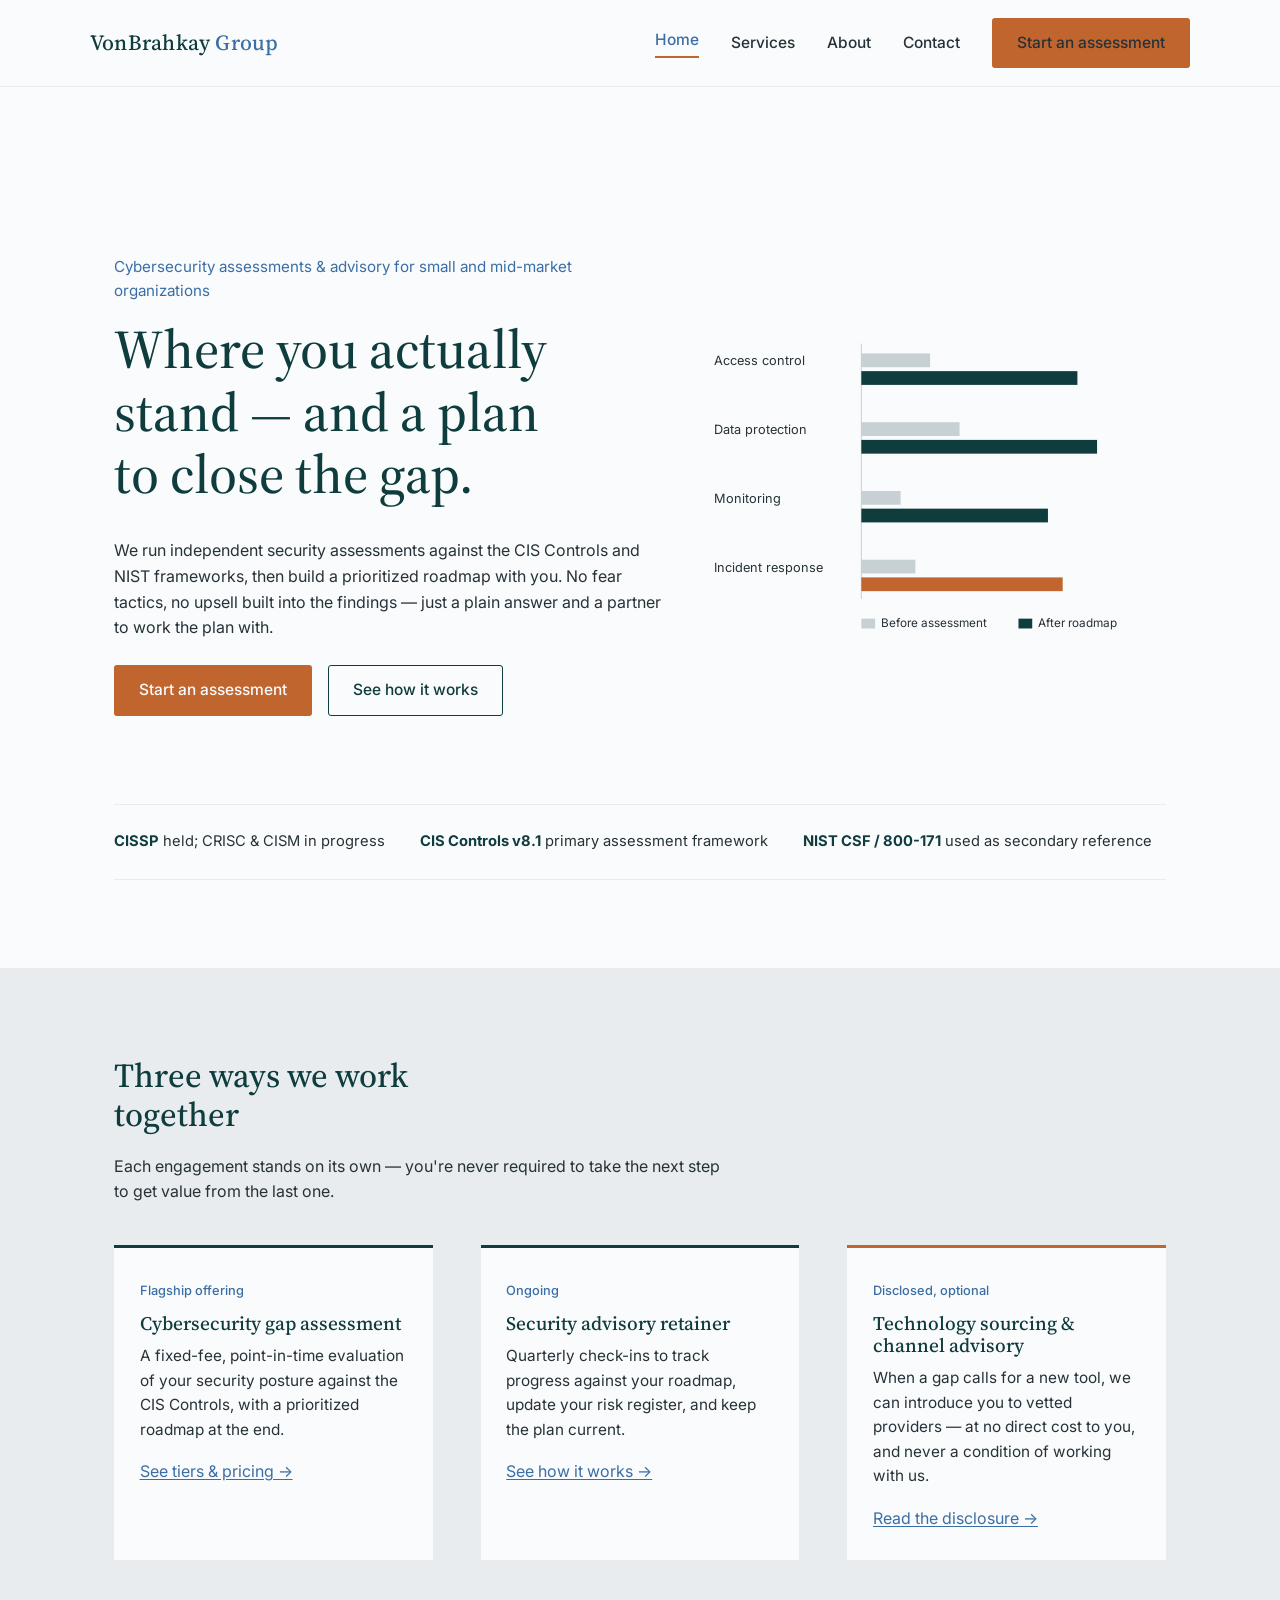
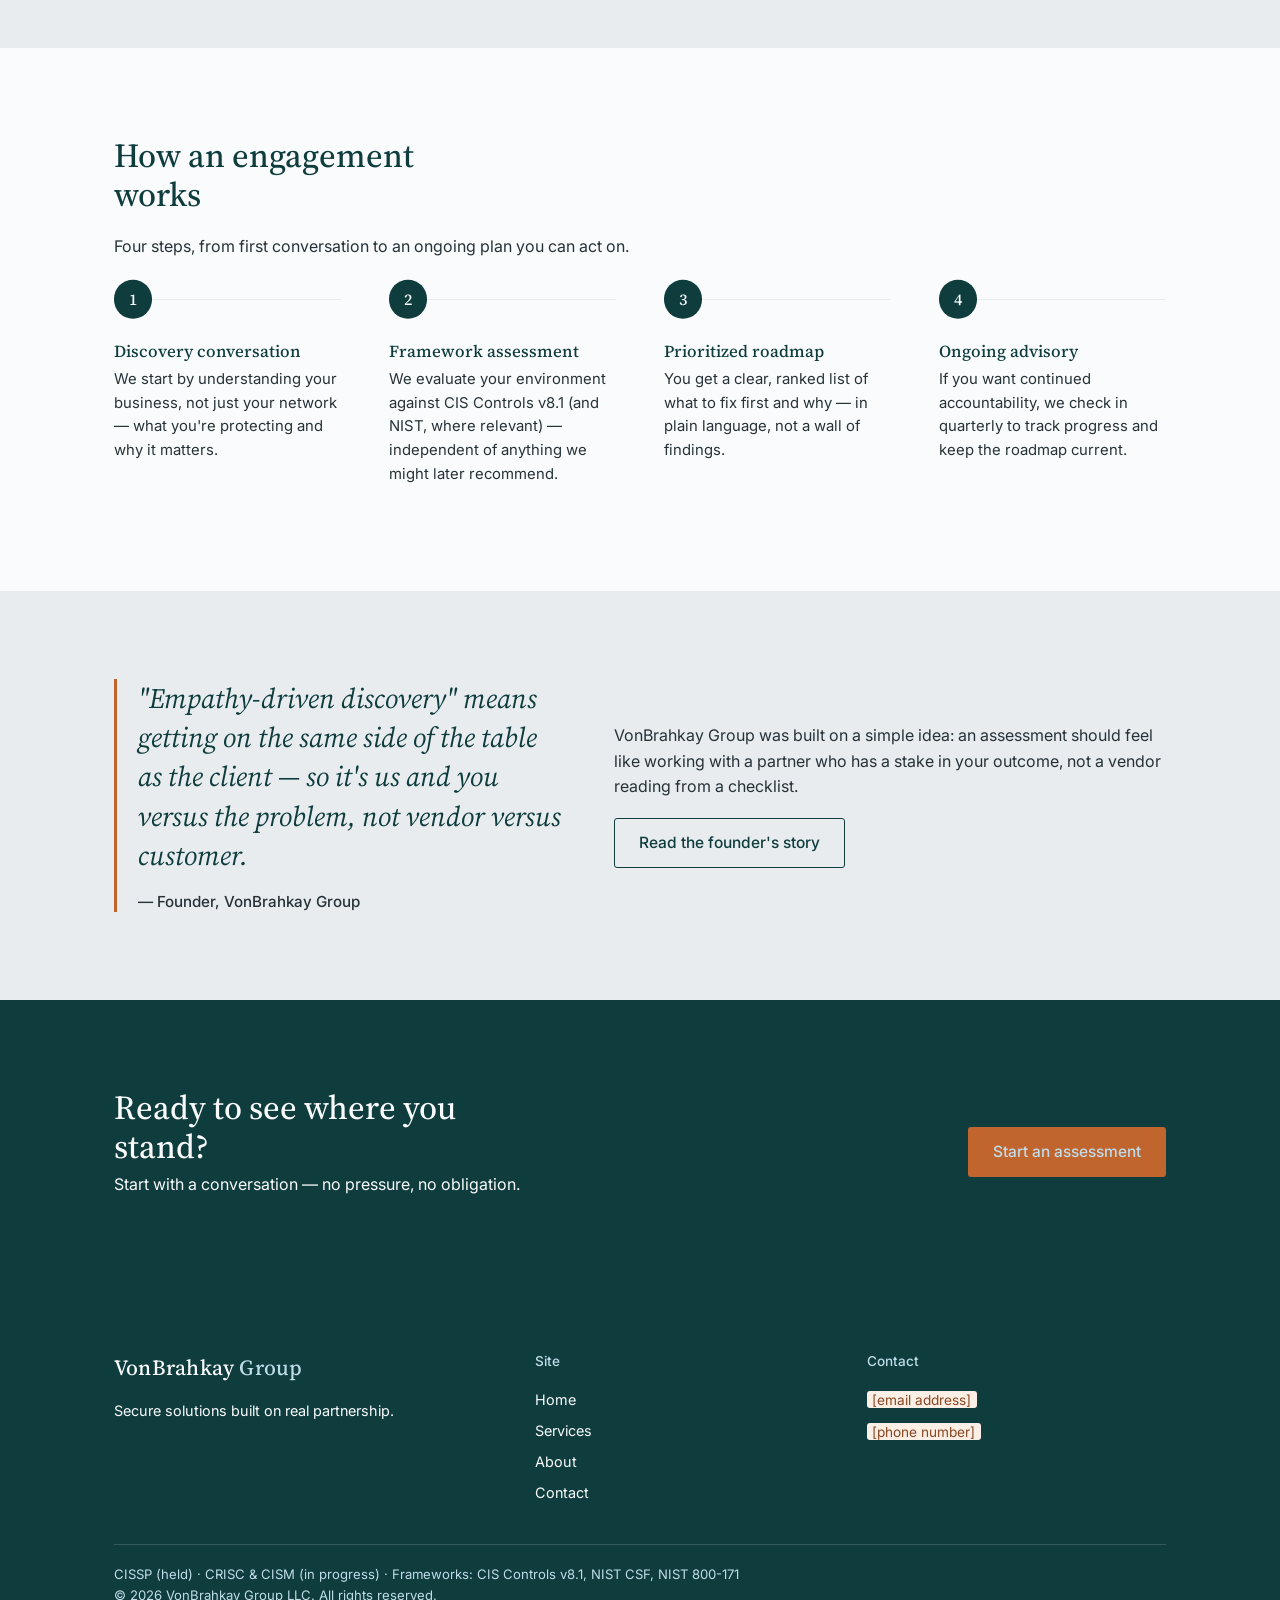
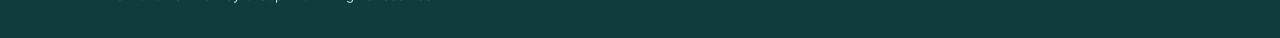
<file: index.html>
<!DOCTYPE html>
<html lang="en">
<head>
<meta charset="UTF-8">
<meta name="viewport" content="width=device-width, initial-scale=1.0">
<title>VonBrahkay Group — Cybersecurity Assessments &amp; Advisory</title>
<meta name="description" content="Independent cybersecurity gap assessments and advisory for small and mid-market organizations, grounded in the CIS Controls and NIST frameworks.">
<link rel="stylesheet" href="styles.css">
</head>
<body>

<header class="site">
  <div class="container nav-row">
    <a href="index.html" class="wordmark">VonBrahkay<span> Group</span></a>
    <button class="nav-toggle" aria-label="Toggle navigation" aria-expanded="false">Menu</button>
    <nav class="primary">
      <a href="index.html" class="current">Home</a>
      <a href="services.html">Services</a>
      <a href="about.html">About</a>
      <a href="contact.html">Contact</a>
      <a href="contact.html" class="btn btn-primary">Start an assessment</a>
    </nav>
  </div>
</header>

<main>

  <!-- Hero -->
  <section>
    <div class="container hero">
      <div>
        <p class="eyebrow-note">Cybersecurity assessments &amp; advisory for small and mid-market organizations</p>
        <h1>Where you actually stand — and a plan to close the gap.</h1>
        <p class="wide">We run independent security assessments against the CIS Controls and NIST frameworks, then build a prioritized roadmap with you. No fear tactics, no upsell built into the findings — just a plain answer and a partner to work the plan with.</p>
        <div class="actions">
          <a href="contact.html" class="btn btn-primary">Start an assessment</a>
          <a href="services.html" class="btn btn-outline">See how it works</a>
        </div>
      </div>
      <div>
        <svg viewBox="0 0 460 320" role="img" aria-labelledby="heroChartTitle heroChartDesc" xmlns="http://www.w3.org/2000/svg" style="width:100%; height:auto;">
          <title id="heroChartTitle">Security posture, before assessment and after roadmap</title>
          <desc id="heroChartDesc">A horizontal bar chart comparing four control categories before an assessment and after following the resulting roadmap, showing improvement in each category.</desc>

          <!-- baseline -->
          <line x1="150" y1="20" x2="150" y2="280" stroke="#C7D0D4" stroke-width="1"></line>

          <!-- Category 1: Access Control -->
          <text x="0" y="42" font-family="Inter, sans-serif" font-size="13" fill="#263238">Access control</text>
          <rect x="150" y="30" width="70" height="14" fill="#C7D0D4"></rect>
          <rect x="150" y="48" width="220" height="14" fill="#0F3D3E"></rect>

          <!-- Category 2: Data Protection -->
          <text x="0" y="112" font-family="Inter, sans-serif" font-size="13" fill="#263238">Data protection</text>
          <rect x="150" y="100" width="100" height="14" fill="#C7D0D4"></rect>
          <rect x="150" y="118" width="240" height="14" fill="#0F3D3E"></rect>

          <!-- Category 3: Monitoring -->
          <text x="0" y="182" font-family="Inter, sans-serif" font-size="13" fill="#263238">Monitoring</text>
          <rect x="150" y="170" width="40" height="14" fill="#C7D0D4"></rect>
          <rect x="150" y="188" width="190" height="14" fill="#0F3D3E"></rect>

          <!-- Category 4: Incident response -->
          <text x="0" y="252" font-family="Inter, sans-serif" font-size="13" fill="#263238">Incident response</text>
          <rect x="150" y="240" width="55" height="14" fill="#C7D0D4"></rect>
          <rect x="150" y="258" width="205" height="14" fill="#C1652F"></rect>

          <!-- legend -->
          <rect x="150" y="300" width="14" height="10" fill="#C7D0D4"></rect>
          <text x="170" y="309" font-family="Inter, sans-serif" font-size="12" fill="#263238">Before assessment</text>
          <rect x="310" y="300" width="14" height="10" fill="#0F3D3E"></rect>
          <text x="330" y="309" font-family="Inter, sans-serif" font-size="12" fill="#263238">After roadmap</text>
        </svg>
      </div>
    </div>
  </section>

  <!-- Credibility strip -->
  <section style="padding-top:0;">
    <div class="container">
      <div class="credibility">
        <span><strong>CISSP</strong> held; CRISC &amp; CISM in progress</span>
        <span><strong>CIS Controls v8.1</strong> primary assessment framework</span>
        <span><strong>NIST CSF / 800-171</strong> used as secondary reference</span>
      </div>
    </div>
  </section>

  <!-- Services overview -->
  <section class="bg-gray">
    <div class="container">
      <h2>Three ways we work together</h2>
      <p>Each engagement stands on its own — you're never required to take the next step to get value from the last one.</p>
      <div class="grid-3">
        <div class="service-card">
          <span class="tag">Flagship offering</span>
          <h3>Cybersecurity gap assessment</h3>
          <p>A fixed-fee, point-in-time evaluation of your security posture against the CIS Controls, with a prioritized roadmap at the end.</p>
          <a href="services.html#assessment">See tiers &amp; pricing →</a>
        </div>
        <div class="service-card">
          <span class="tag">Ongoing</span>
          <h3>Security advisory retainer</h3>
          <p>Quarterly check-ins to track progress against your roadmap, update your risk register, and keep the plan current.</p>
          <a href="services.html#advisory">See how it works →</a>
        </div>
        <div class="service-card accent">
          <span class="tag">Disclosed, optional</span>
          <h3>Technology sourcing &amp; channel advisory</h3>
          <p>When a gap calls for a new tool, we can introduce you to vetted providers — at no direct cost to you, and never a condition of working with us.</p>
          <a href="services.html#sourcing">Read the disclosure →</a>
        </div>
      </div>
    </div>
  </section>

  <!-- Process -->
  <section>
    <div class="container">
      <h2>How an engagement works</h2>
      <p>Four steps, from first conversation to an ongoing plan you can act on.</p>
      <div class="steps">
        <div class="step">
          <h3>Discovery conversation</h3>
          <p>We start by understanding your business, not just your network — what you're protecting and why it matters.</p>
        </div>
        <div class="step">
          <h3>Framework assessment</h3>
          <p>We evaluate your environment against CIS Controls v8.1 (and NIST, where relevant) — independent of anything we might later recommend.</p>
        </div>
        <div class="step">
          <h3>Prioritized roadmap</h3>
          <p>You get a clear, ranked list of what to fix first and why — in plain language, not a wall of findings.</p>
        </div>
        <div class="step">
          <h3>Ongoing advisory</h3>
          <p>If you want continued accountability, we check in quarterly to track progress and keep the roadmap current.</p>
        </div>
      </div>
    </div>
  </section>

  <!-- Founder pull quote -->
  <section class="bg-gray">
    <div class="container">
      <div class="pullquote-block">
        <div>
          <blockquote class="pullquote">
            "Empathy-driven discovery" means getting on the same side of the table as the client — so it's us and you versus the problem, not vendor versus customer.
            <span class="pullquote-attr">— Founder, VonBrahkay Group</span>
          </blockquote>
        </div>
        <div>
          <p>VonBrahkay Group was built on a simple idea: an assessment should feel like working with a partner who has a stake in your outcome, not a vendor reading from a checklist.</p>
          <a href="about.html" class="btn btn-outline">Read the founder's story</a>
        </div>
      </div>
    </div>
  </section>

  <!-- CTA banner -->
  <section class="bg-teal cta-banner">
    <div class="container">
      <div>
        <h2>Ready to see where you stand?</h2>
        <p>Start with a conversation — no pressure, no obligation.</p>
      </div>
      <a href="contact.html" class="btn btn-primary">Start an assessment</a>
    </div>
  </section>

</main>

<footer class="site">
  <div class="container">
    <div class="footer-grid">
      <div>
        <a href="index.html" class="wordmark">VonBrahkay<span> Group</span></a>
        <p style="margin-top:0.8rem; max-width:32ch;">Secure solutions built on real partnership.</p>
      </div>
      <div>
        <h4>Site</h4>
        <ul>
          <li><a href="index.html">Home</a></li>
          <li><a href="services.html">Services</a></li>
          <li><a href="about.html">About</a></li>
          <li><a href="contact.html">Contact</a></li>
        </ul>
      </div>
      <div>
        <h4>Contact</h4>
        <ul>
          <li><span class="placeholder">[email address]</span></li>
          <li><span class="placeholder">[phone number]</span></li>
        </ul>
      </div>
    </div>
    <div class="fine-print">
      CISSP (held) &middot; CRISC &amp; CISM (in progress) &middot; Frameworks: CIS Controls v8.1, NIST CSF, NIST 800-171<br>
      &copy; <span id="year"></span> VonBrahkay Group LLC. All rights reserved.
    </div>
  </div>
</footer>

<script src="script.js"></script>
<script>document.getElementById('year').textContent = new Date().getFullYear();</script>
</body>
</html>
</file>
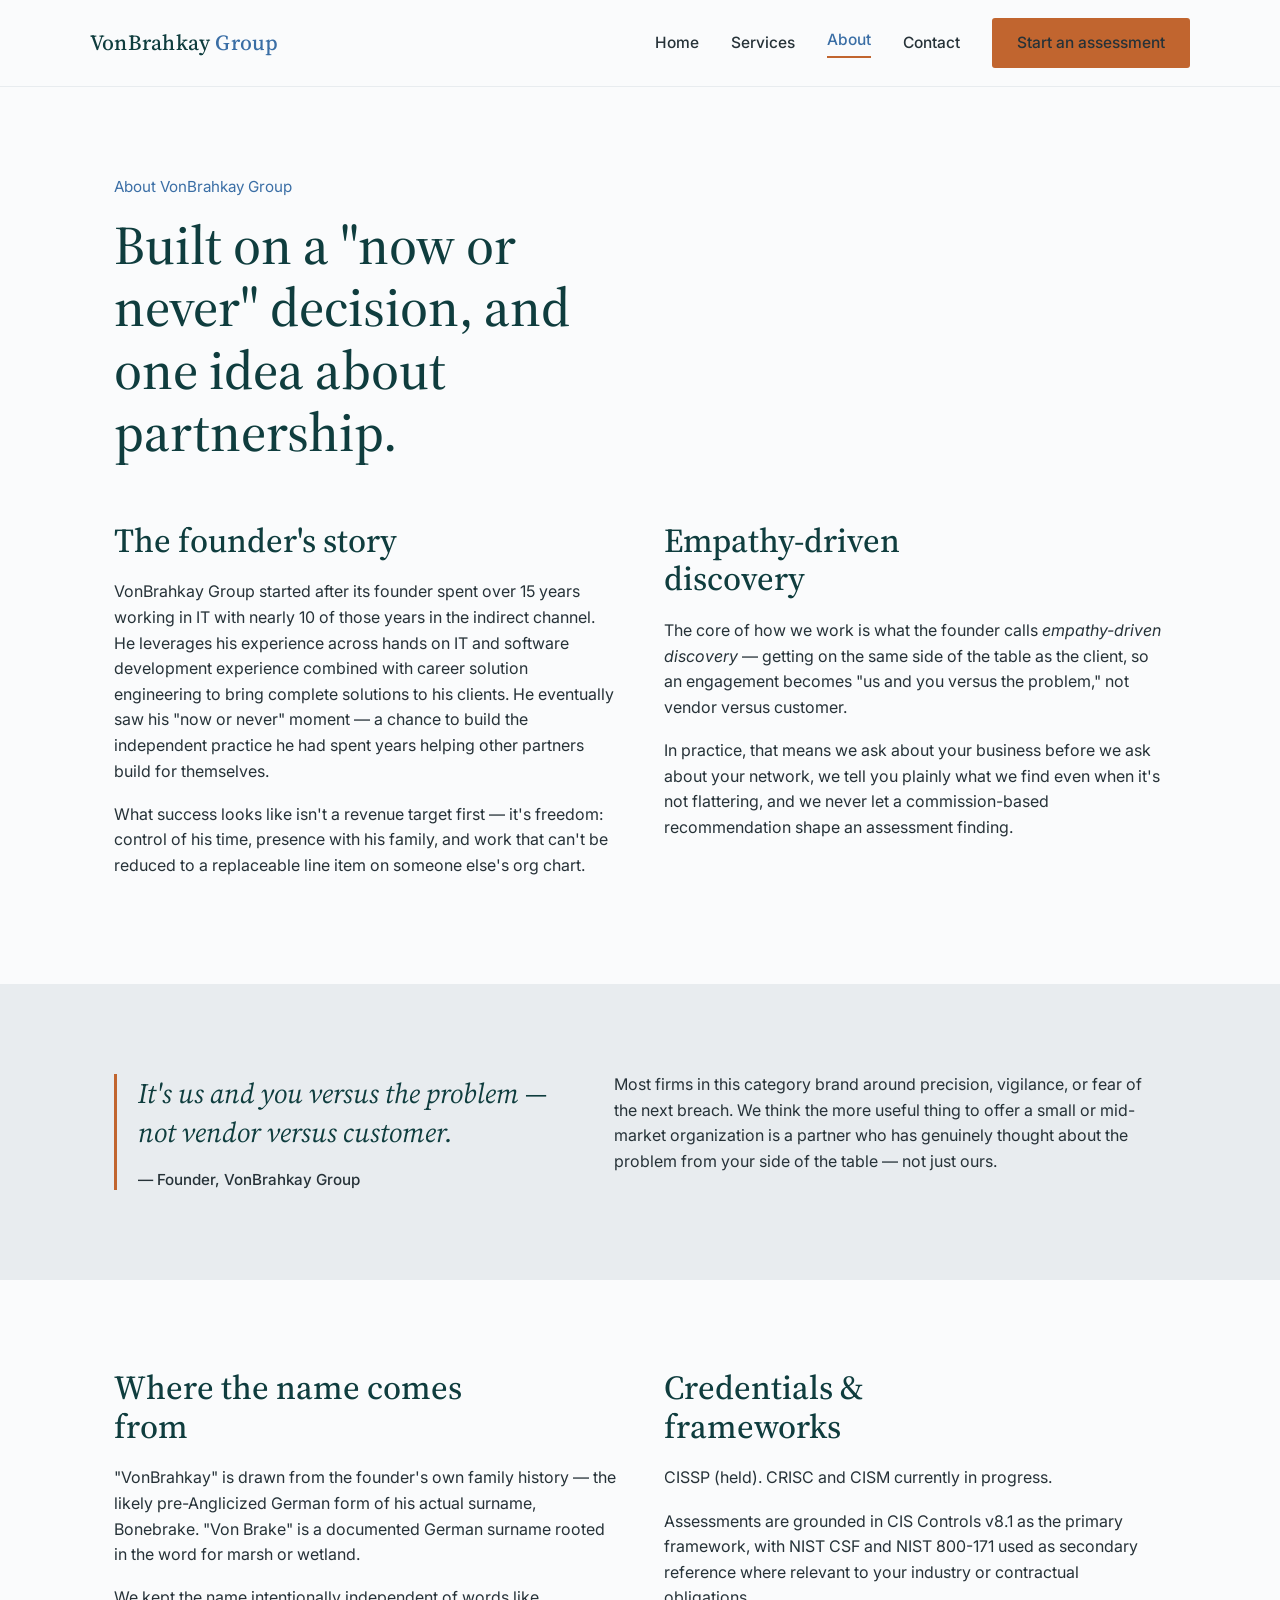
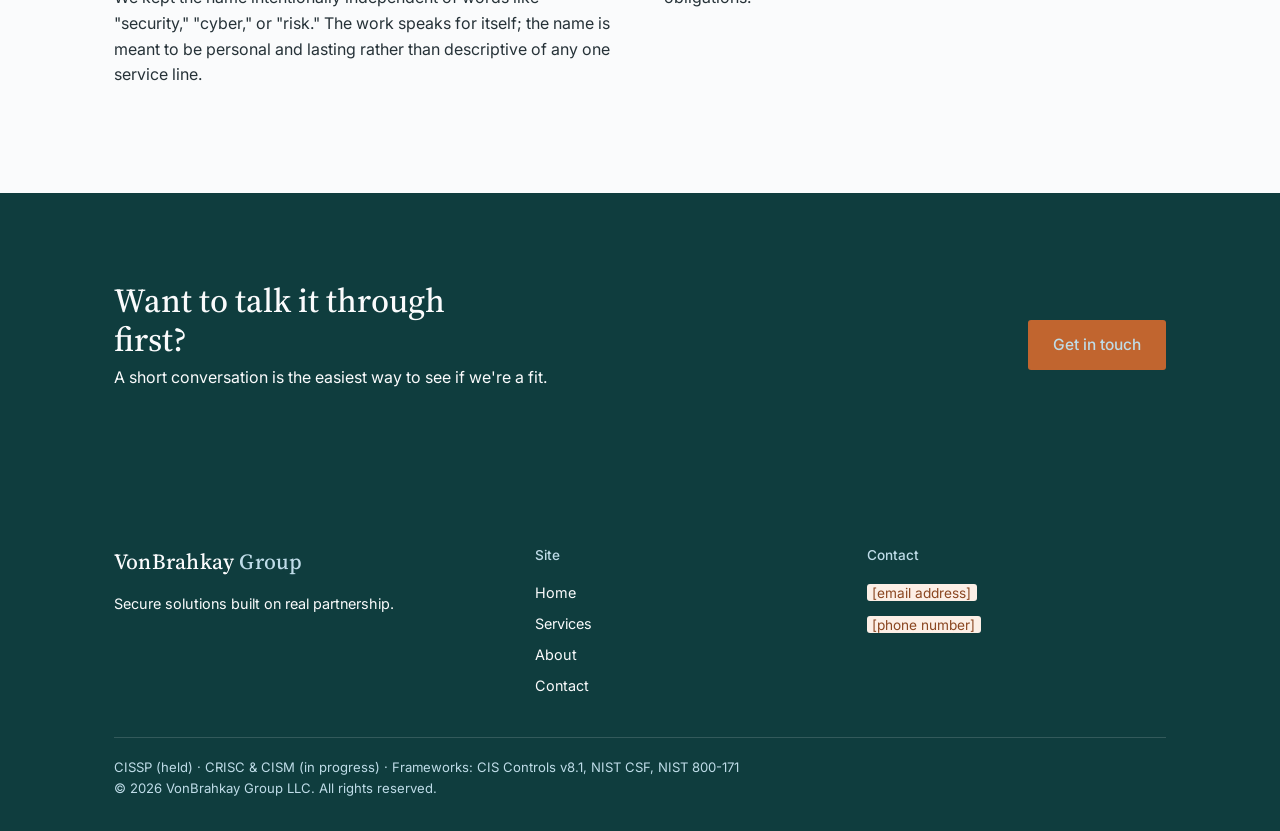
<file: about.html>
<!DOCTYPE html>
<html lang="en">
<head>
<meta charset="UTF-8">
<meta name="viewport" content="width=device-width, initial-scale=1.0">
<title>About — VonBrahkay Group</title>
<meta name="description" content="Why VonBrahkay Group exists, the founder's story, and the philosophy behind empathy-driven discovery.">
<link rel="stylesheet" href="styles.css">
</head>
<body>

<header class="site">
  <div class="container nav-row">
    <a href="index.html" class="wordmark">VonBrahkay<span> Group</span></a>
    <button class="nav-toggle" aria-label="Toggle navigation" aria-expanded="false">Menu</button>
    <nav class="primary">
      <a href="index.html">Home</a>
      <a href="services.html">Services</a>
      <a href="about.html" class="current">About</a>
      <a href="contact.html">Contact</a>
      <a href="contact.html" class="btn btn-primary">Start an assessment</a>
    </nav>
  </div>
</header>

<main>

  <section style="padding-bottom:0.5rem;">
    <div class="container">
      <p class="eyebrow-note">About VonBrahkay Group</p>
      <h1>Built on a "now or never" decision, and one idea about partnership.</h1>
    </div>
  </section>

  <section style="padding-top:1rem;">
    <div class="container">
      <div class="two-col">
        <div>
          <h2>The founder's story</h2>
          <p>VonBrahkay Group started after its founder spent over 15 years working in IT with nearly 10 of those years in the indirect channel. He leverages his experience across hands on IT and software development experience combined with career solution engineering to bring complete solutions to his clients. He eventually saw his "now or never" moment — a chance to build the independent practice he had spent years helping other partners build for themselves.</p>
          <p>What success looks like isn't a revenue target first — it's freedom: control of his time, presence with his family, and work that can't be reduced to a replaceable line item on someone else's org chart.</p>
        </div>
        <div>
          <h2>Empathy-driven discovery</h2>
          <p>The core of how we work is what the founder calls <em>empathy-driven discovery</em> — getting on the same side of the table as the client, so an engagement becomes "us and you versus the problem," not vendor versus customer.</p>
          <p>In practice, that means we ask about your business before we ask about your network, we tell you plainly what we find even when it's not flattering, and we never let a commission-based recommendation shape an assessment finding.</p>
        </div>
      </div>
    </div>
  </section>

  <section class="bg-gray">
    <div class="container">
      <div class="pullquote-block">
        <div>
          <blockquote class="pullquote">
            It's us and you versus the problem — not vendor versus customer.
            <span class="pullquote-attr">— Founder, VonBrahkay Group</span>
          </blockquote>
        </div>
        <div>
          <p>Most firms in this category brand around precision, vigilance, or fear of the next breach. We think the more useful thing to offer a small or mid-market organization is a partner who has genuinely thought about the problem from your side of the table — not just ours.</p>
        </div>
      </div>
    </div>
  </section>

  <section>
    <div class="container">
      <div class="two-col">
        <div>
          <h2>Where the name comes from</h2>
          <p>"VonBrahkay" is drawn from the founder's own family history — the likely pre-Anglicized German form of his actual surname, Bonebrake. "Von Brake" is a documented German surname rooted in the word for marsh or wetland.</p>
          <p>We kept the name intentionally independent of words like "security," "cyber," or "risk." The work speaks for itself; the name is meant to be personal and lasting rather than descriptive of any one service line.</p>
        </div>
        <div>
          <h2>Credentials &amp; frameworks</h2>
          <p>CISSP (held). CRISC and CISM currently in progress.</p>
          <p>Assessments are grounded in CIS Controls v8.1 as the primary framework, with NIST CSF and NIST 800-171 used as secondary reference where relevant to your industry or contractual obligations.</p>
        </div>
      </div>
    </div>
  </section>

  <section class="bg-teal cta-banner">
    <div class="container">
      <div>
        <h2>Want to talk it through first?</h2>
        <p>A short conversation is the easiest way to see if we're a fit.</p>
      </div>
      <a href="contact.html" class="btn btn-primary">Get in touch</a>
    </div>
  </section>

</main>

<footer class="site">
  <div class="container">
    <div class="footer-grid">
      <div>
        <a href="index.html" class="wordmark">VonBrahkay<span> Group</span></a>
        <p style="margin-top:0.8rem; max-width:32ch;">Secure solutions built on real partnership.</p>
      </div>
      <div>
        <h4>Site</h4>
        <ul>
          <li><a href="index.html">Home</a></li>
          <li><a href="services.html">Services</a></li>
          <li><a href="about.html">About</a></li>
          <li><a href="contact.html">Contact</a></li>
        </ul>
      </div>
      <div>
        <h4>Contact</h4>
        <ul>
          <li><span class="placeholder">[email address]</span></li>
          <li><span class="placeholder">[phone number]</span></li>
        </ul>
      </div>
    </div>
    <div class="fine-print">
      CISSP (held) &middot; CRISC &amp; CISM (in progress) &middot; Frameworks: CIS Controls v8.1, NIST CSF, NIST 800-171<br>
      &copy; <span id="year"></span> VonBrahkay Group LLC. All rights reserved.
    </div>
  </div>
</footer>

<script src="script.js"></script>
<script>document.getElementById('year').textContent = new Date().getFullYear();</script>
</body>
</html>
</file>
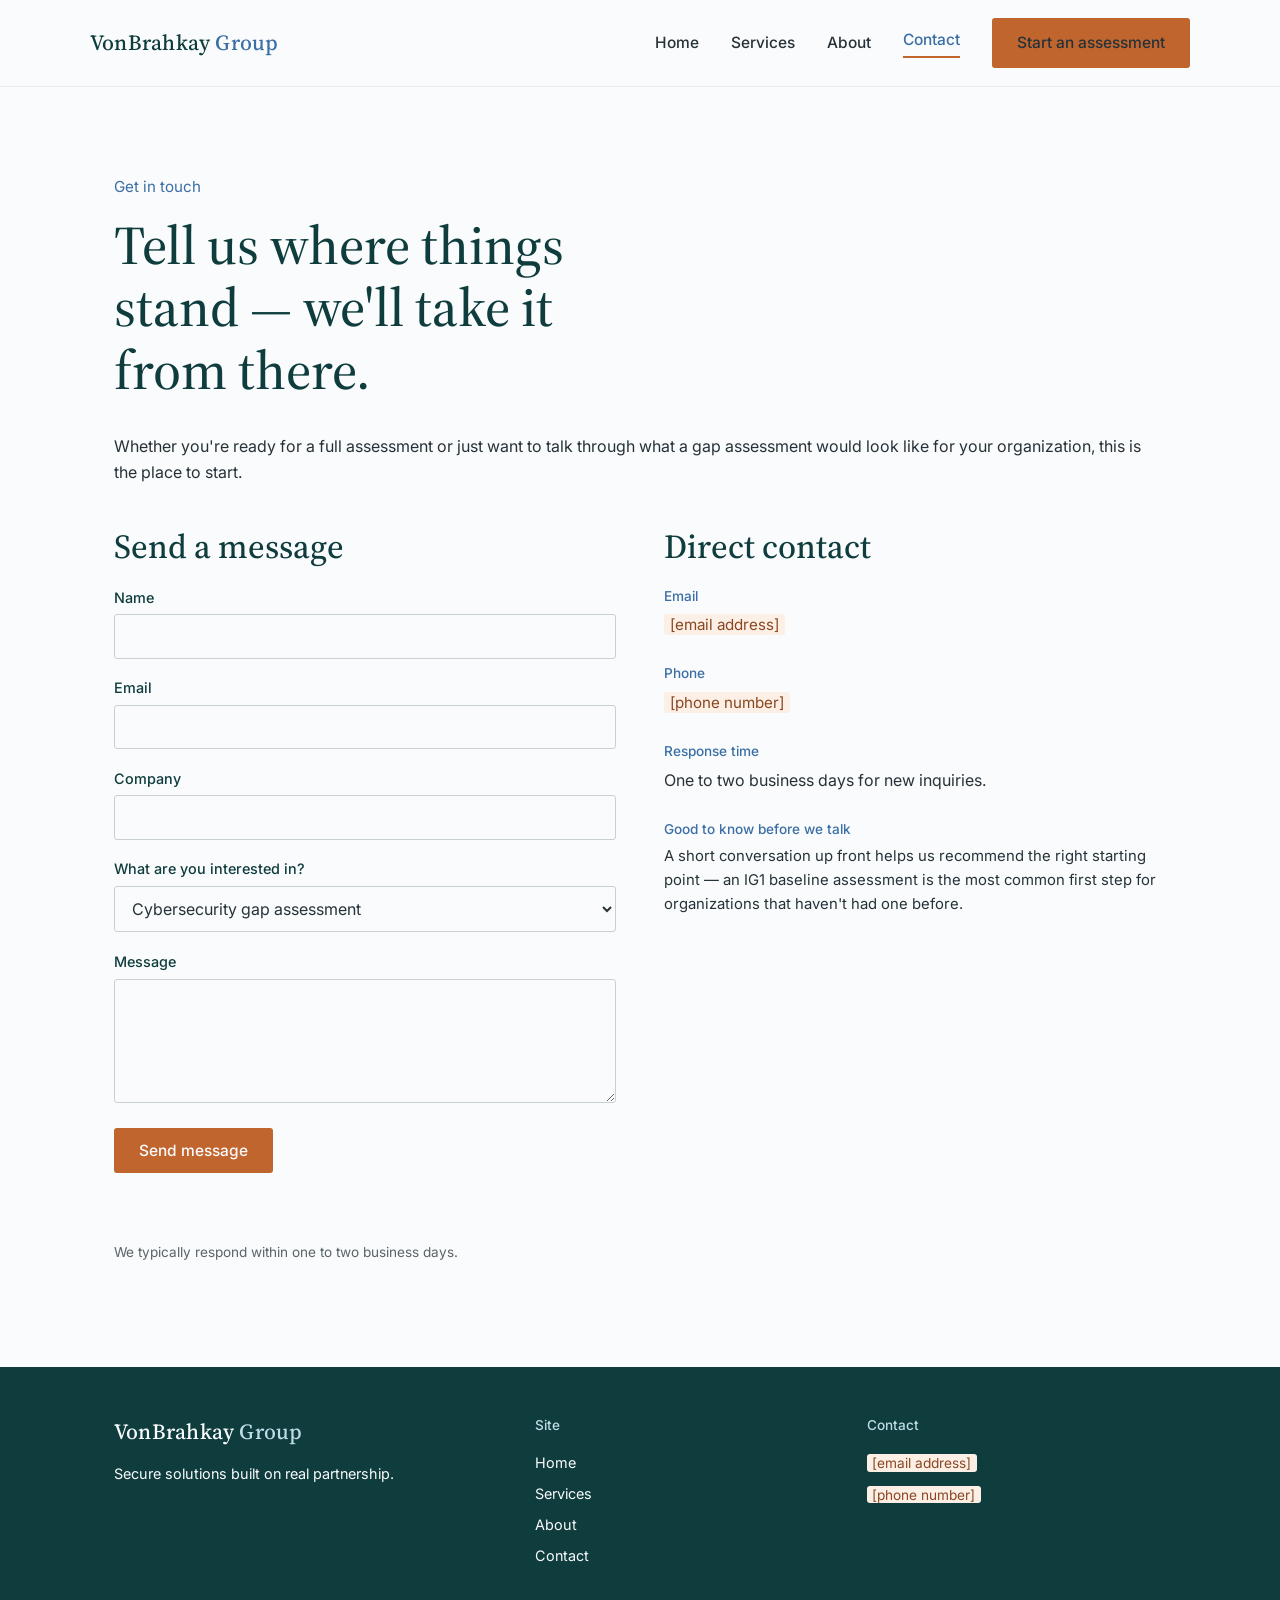
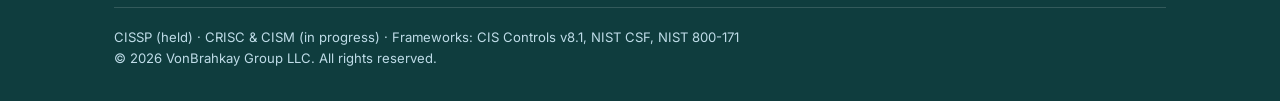
<file: contact.html>
<!DOCTYPE html>
<html lang="en">
<head>
<meta charset="UTF-8">
<meta name="viewport" content="width=device-width, initial-scale=1.0">
<title>Contact — VonBrahkay Group</title>
<meta name="description" content="Start a conversation about a cybersecurity gap assessment or advisory engagement.">
<link rel="stylesheet" href="styles.css">
</head>
<body>

<header class="site">
  <div class="container nav-row">
    <a href="index.html" class="wordmark">VonBrahkay<span> Group</span></a>
    <button class="nav-toggle" aria-label="Toggle navigation" aria-expanded="false">Menu</button>
    <nav class="primary">
      <a href="index.html">Home</a>
      <a href="services.html">Services</a>
      <a href="about.html">About</a>
      <a href="contact.html" class="current">Contact</a>
      <a href="contact.html" class="btn btn-primary">Start an assessment</a>
    </nav>
  </div>
</header>

<main>

  <section style="padding-bottom:1rem;">
    <div class="container">
      <p class="eyebrow-note">Get in touch</p>
      <h1>Tell us where things stand — we'll take it from there.</h1>
      <p class="wide">Whether you're ready for a full assessment or just want to talk through what a gap assessment would look like for your organization, this is the place to start.</p>
    </div>
  </section>

  <section style="padding-top:0.5rem;">
    <div class="container two-col">

      <div>
        <h2>Send a message</h2>
        <!-- 
          SETUP NOTE: Replace YOUR_FORM_ID below with a real Formspree endpoint
          (or another form backend of your choice) to make this form functional.
          See README.md in this folder for step-by-step instructions.
        -->
        <form id="contact-form" class="form-grid" action="https://formspree.io/f/YOUR_FORM_ID" method="POST">
          <div>
            <label for="name">Name</label>
            <input type="text" id="name" name="name" required>
          </div>
          <div>
            <label for="email">Email</label>
            <input type="email" id="email" name="email" required>
          </div>
          <div>
            <label for="company">Company</label>
            <input type="text" id="company" name="company">
          </div>
          <div>
            <label for="interest">What are you interested in?</label>
            <select id="interest" name="interest">
              <option value="Gap assessment">Cybersecurity gap assessment</option>
              <option value="Advisory retainer">Ongoing security advisory</option>
              <option value="Technology sourcing">Technology sourcing &amp; channel advisory</option>
              <option value="Not sure yet">Not sure yet</option>
            </select>
          </div>
          <div>
            <label for="message">Message</label>
            <textarea id="message" name="message" rows="5" required></textarea>
          </div>
          <div>
            <button type="submit" class="btn btn-primary">Send message</button>
          </div>
          <p id="form-status" role="status"></p>
          <p class="form-note">We typically respond within one to two business days.</p>
        </form>
      </div>

      <div>
        <h2>Direct contact</h2>
        <div class="contact-detail">
          <h4>Email</h4>
          <p><span class="placeholder">[email address]</span></p>
        </div>
        <div class="contact-detail">
          <h4>Phone</h4>
          <p><span class="placeholder">[phone number]</span></p>
        </div>
        <div class="contact-detail">
          <h4>Response time</h4>
          <p>One to two business days for new inquiries.</p>
        </div>
        <div class="contact-detail">
          <h4>Good to know before we talk</h4>
          <p style="font-size:0.93rem;">A short conversation up front helps us recommend the right starting point — an IG1 baseline assessment is the most common first step for organizations that haven't had one before.</p>
        </div>
      </div>

    </div>
  </section>

</main>

<footer class="site">
  <div class="container">
    <div class="footer-grid">
      <div>
        <a href="index.html" class="wordmark">VonBrahkay<span> Group</span></a>
        <p style="margin-top:0.8rem; max-width:32ch;">Secure solutions built on real partnership.</p>
      </div>
      <div>
        <h4>Site</h4>
        <ul>
          <li><a href="index.html">Home</a></li>
          <li><a href="services.html">Services</a></li>
          <li><a href="about.html">About</a></li>
          <li><a href="contact.html">Contact</a></li>
        </ul>
      </div>
      <div>
        <h4>Contact</h4>
        <ul>
          <li><span class="placeholder">[email address]</span></li>
          <li><span class="placeholder">[phone number]</span></li>
        </ul>
      </div>
    </div>
    <div class="fine-print">
      CISSP (held) &middot; CRISC &amp; CISM (in progress) &middot; Frameworks: CIS Controls v8.1, NIST CSF, NIST 800-171<br>
      &copy; <span id="year"></span> VonBrahkay Group LLC. All rights reserved.
    </div>
  </div>
</footer>

<script src="script.js"></script>
<script>document.getElementById('year').textContent = new Date().getFullYear();</script>
</body>
</html>
</file>
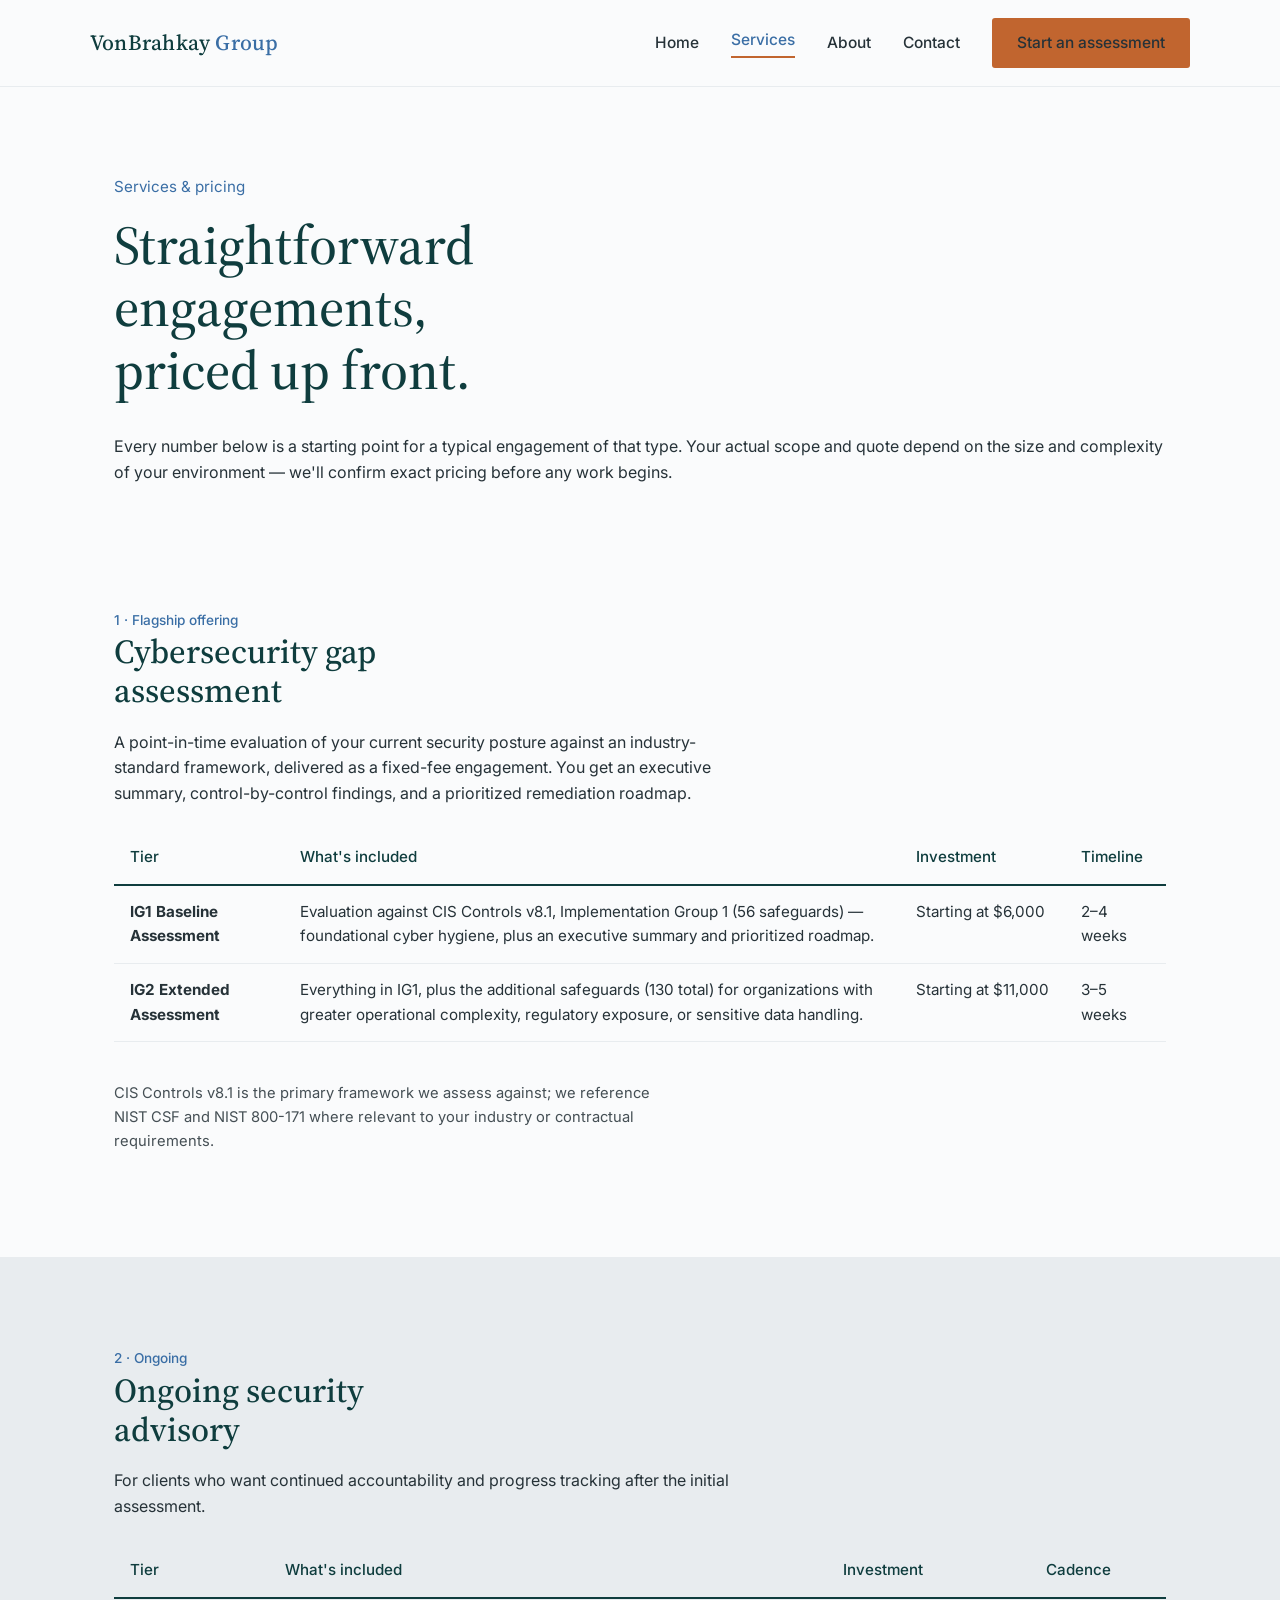
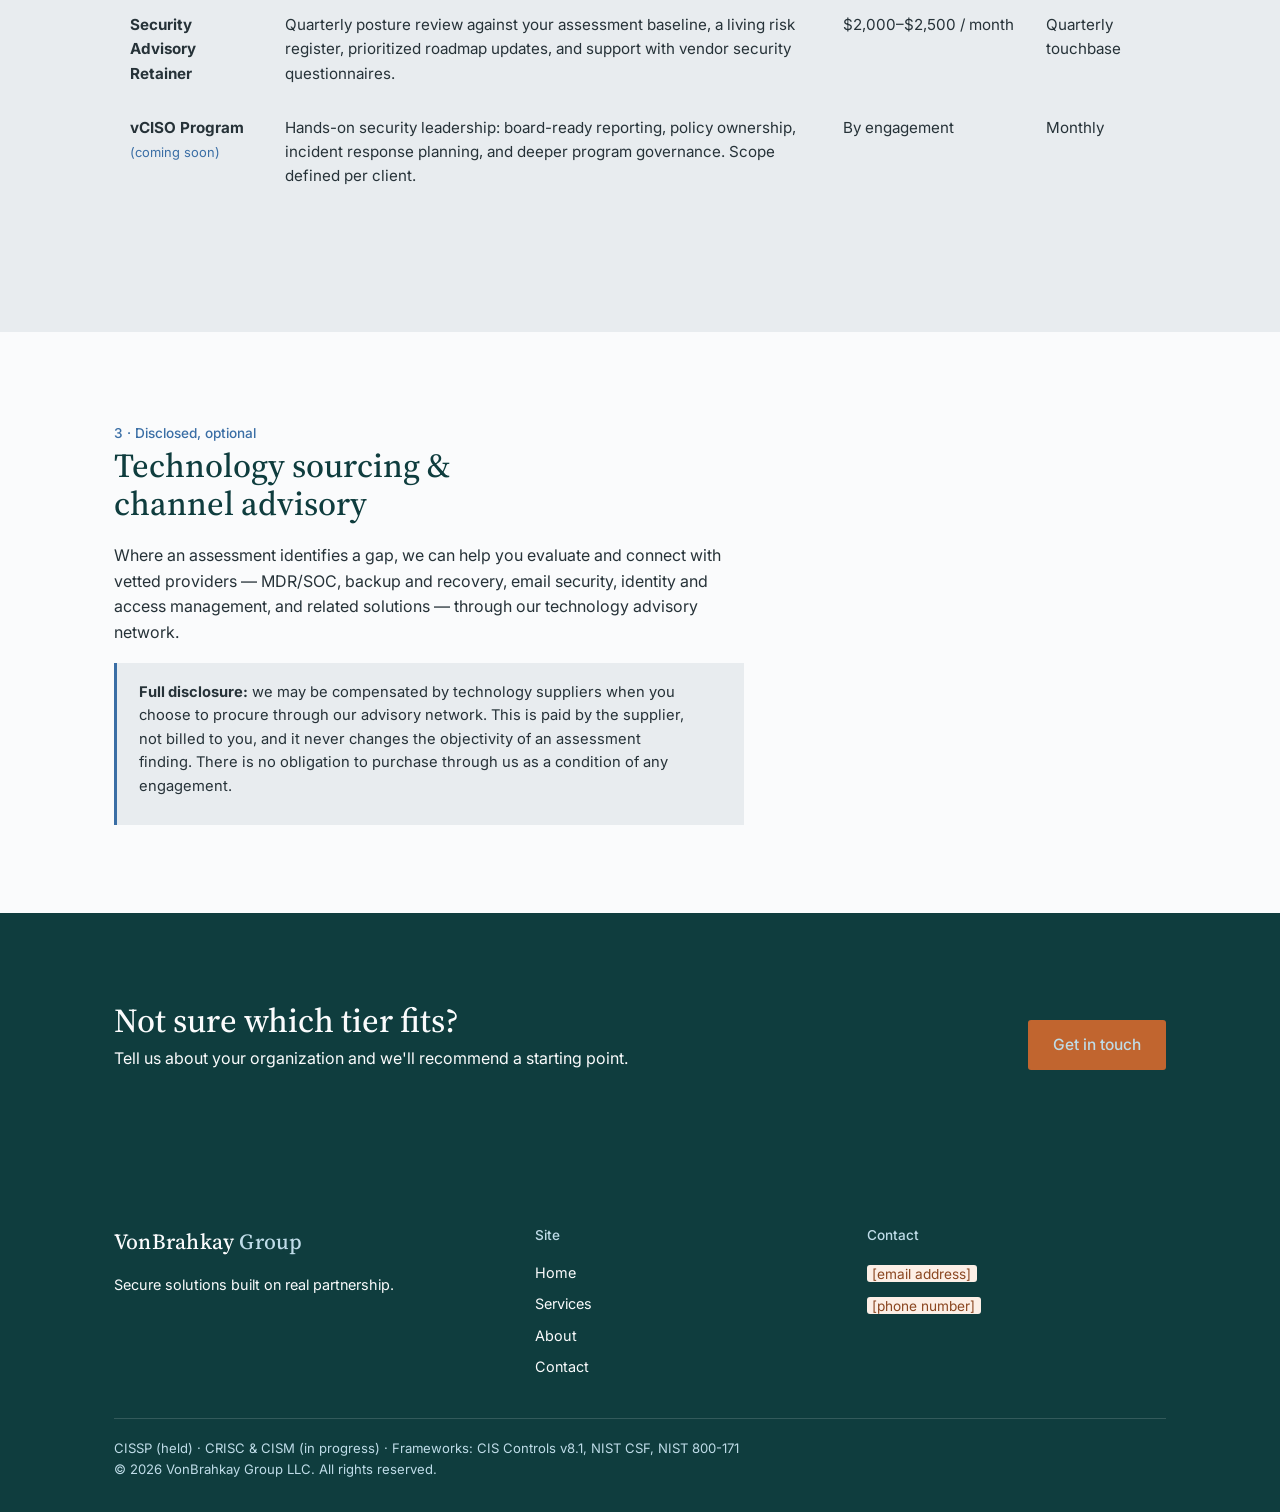
<file: services.html>
<!DOCTYPE html>
<html lang="en">
<head>
<meta charset="UTF-8">
<meta name="viewport" content="width=device-width, initial-scale=1.0">
<title>Services &amp; Pricing — VonBrahkay Group</title>
<meta name="description" content="CIS Controls gap assessments, ongoing security advisory, and disclosed technology sourcing for small and mid-market organizations.">
<link rel="stylesheet" href="styles.css">
</head>
<body>

<header class="site">
  <div class="container nav-row">
    <a href="index.html" class="wordmark">VonBrahkay<span> Group</span></a>
    <button class="nav-toggle" aria-label="Toggle navigation" aria-expanded="false">Menu</button>
    <nav class="primary">
      <a href="index.html">Home</a>
      <a href="services.html" class="current">Services</a>
      <a href="about.html">About</a>
      <a href="contact.html">Contact</a>
      <a href="contact.html" class="btn btn-primary">Start an assessment</a>
    </nav>
  </div>
</header>

<main>

  <section style="padding-bottom:1rem;">
    <div class="container">
      <p class="eyebrow-note">Services &amp; pricing</p>
      <h1>Straightforward engagements, priced up front.</h1>
      <p class="wide">Every number below is a starting point for a typical engagement of that type. Your actual scope and quote depend on the size and complexity of your environment — we'll confirm exact pricing before any work begins.</p>
    </div>
  </section>

  <!-- Assessment -->
  <section id="assessment">
    <div class="container">
      <span class="tag" style="color:#3A6EA5; font-weight:500; font-size:0.85rem;">1 · Flagship offering</span>
      <h2>Cybersecurity gap assessment</h2>
      <p>A point-in-time evaluation of your current security posture against an industry-standard framework, delivered as a fixed-fee engagement. You get an executive summary, control-by-control findings, and a prioritized remediation roadmap.</p>

      <table class="rates">
        <thead>
          <tr>
            <th>Tier</th>
            <th>What's included</th>
            <th class="price">Investment</th>
            <th>Timeline</th>
          </tr>
        </thead>
        <tbody>
          <tr>
            <td data-label="Tier"><strong>IG1 Baseline Assessment</strong></td>
            <td data-label="What's included">Evaluation against CIS Controls v8.1, Implementation Group 1 (56 safeguards) — foundational cyber hygiene, plus an executive summary and prioritized roadmap.</td>
            <td data-label="Investment" class="price">Starting at $6,000</td>
            <td data-label="Timeline">2–4 weeks</td>
          </tr>
          <tr>
            <td data-label="Tier"><strong>IG2 Extended Assessment</strong></td>
            <td data-label="What's included">Everything in IG1, plus the additional safeguards (130 total) for organizations with greater operational complexity, regulatory exposure, or sensitive data handling.</td>
            <td data-label="Investment" class="price">Starting at $11,000</td>
            <td data-label="Timeline">3–5 weeks</td>
          </tr>
        </tbody>
      </table>

      <p style="font-size:0.92rem; opacity:0.85;">CIS Controls v8.1 is the primary framework we assess against; we reference NIST CSF and NIST 800-171 where relevant to your industry or contractual requirements.</p>
    </div>
  </section>

  <!-- Advisory -->
  <section id="advisory" class="bg-gray">
    <div class="container">
      <span class="tag" style="color:#3A6EA5; font-weight:500; font-size:0.85rem;">2 · Ongoing</span>
      <h2>Ongoing security advisory</h2>
      <p>For clients who want continued accountability and progress tracking after the initial assessment.</p>

      <table class="rates">
        <thead>
          <tr>
            <th>Tier</th>
            <th>What's included</th>
            <th class="price">Investment</th>
            <th>Cadence</th>
          </tr>
        </thead>
        <tbody>
          <tr>
            <td data-label="Tier"><strong>Security Advisory Retainer</strong></td>
            <td data-label="What's included">Quarterly posture review against your assessment baseline, a living risk register, prioritized roadmap updates, and support with vendor security questionnaires.</td>
            <td data-label="Investment" class="price">$2,000–$2,500 / month</td>
            <td data-label="Cadence">Quarterly touchbase</td>
          </tr>
          <tr>
            <td data-label="Tier"><strong>vCISO Program</strong> <span style="font-weight:400; color:var(--steel); font-size:0.85em;">(coming soon)</span></td>
            <td data-label="What's included">Hands-on security leadership: board-ready reporting, policy ownership, incident response planning, and deeper program governance. Scope defined per client.</td>
            <td data-label="Investment" class="price">By engagement</td>
            <td data-label="Cadence">Monthly</td>
          </tr>
        </tbody>
      </table>
    </div>
  </section>

  <!-- Sourcing -->
  <section id="sourcing">
    <div class="container">
      <span class="tag" style="color:#3A6EA5; font-weight:500; font-size:0.85rem;">3 · Disclosed, optional</span>
      <h2>Technology sourcing &amp; channel advisory</h2>
      <p>Where an assessment identifies a gap, we can help you evaluate and connect with vetted providers — MDR/SOC, backup and recovery, email security, identity and access management, and related solutions — through our technology advisory network.</p>

      <div class="disclosure">
        <p style="margin:0 0 0.6em;"><strong>Full disclosure:</strong> we may be compensated by technology suppliers when you choose to procure through our advisory network. This is paid by the supplier, not billed to you, and it never changes the objectivity of an assessment finding. There is no obligation to purchase through us as a condition of any engagement.</p>
      </div>
    </div>
  </section>

  <!-- CTA -->
  <section class="bg-teal cta-banner">
    <div class="container">
      <div>
        <h2>Not sure which tier fits?</h2>
        <p>Tell us about your organization and we'll recommend a starting point.</p>
      </div>
      <a href="contact.html" class="btn btn-primary">Get in touch</a>
    </div>
  </section>

</main>

<footer class="site">
  <div class="container">
    <div class="footer-grid">
      <div>
        <a href="index.html" class="wordmark">VonBrahkay<span> Group</span></a>
        <p style="margin-top:0.8rem; max-width:32ch;">Secure solutions built on real partnership.</p>
      </div>
      <div>
        <h4>Site</h4>
        <ul>
          <li><a href="index.html">Home</a></li>
          <li><a href="services.html">Services</a></li>
          <li><a href="about.html">About</a></li>
          <li><a href="contact.html">Contact</a></li>
        </ul>
      </div>
      <div>
        <h4>Contact</h4>
        <ul>
          <li><span class="placeholder">[email address]</span></li>
          <li><span class="placeholder">[phone number]</span></li>
        </ul>
      </div>
    </div>
    <div class="fine-print">
      CISSP (held) &middot; CRISC &amp; CISM (in progress) &middot; Frameworks: CIS Controls v8.1, NIST CSF, NIST 800-171<br>
      &copy; <span id="year"></span> VonBrahkay Group LLC. All rights reserved.
    </div>
  </div>
</footer>

<script src="script.js"></script>
<script>document.getElementById('year').textContent = new Date().getFullYear();</script>
</body>
</html>
</file>
<file: styles.css>
@import url('https://fonts.googleapis.com/css2?family=Source+Serif+4:opsz,wght@8..60,500&family=Inter:wght@400;500&display=swap');

:root {
  --teal: #0F3D3E;
  --steel: #3A6EA5;
  --terracotta: #C1652F;
  --gray: #E8ECEF;
  --charcoal: #263238;
  --offwhite: #FAFBFC;

  --serif: 'Source Serif 4', Georgia, 'Times New Roman', serif;
  --sans: 'Inter', 'Helvetica Neue', Arial, sans-serif;

  --max: 1100px;
  --gap: clamp(1.5rem, 4vw, 3rem);
}

* { box-sizing: border-box; }

html { scroll-behavior: smooth; }

@media (prefers-reduced-motion: reduce) {
  html { scroll-behavior: auto; }
  * { animation: none !important; transition: none !important; }
}

body {
  margin: 0;
  font-family: var(--sans);
  font-weight: 400;
  color: var(--charcoal);
  background: var(--offwhite);
  line-height: 1.6;
  -webkit-font-smoothing: antialiased;
}

h1, h2, h3, .serif {
  font-family: var(--serif);
  font-weight: 500;
  color: var(--teal);
  line-height: 1.15;
  margin: 0 0 0.6em;
}

h1 { font-size: clamp(2.1rem, 4.4vw, 3.4rem); max-width: 18ch; }
h2 { font-size: clamp(1.5rem, 2.8vw, 2.1rem); max-width: 22ch; }
h3 { font-size: 1.2rem; }

p { margin: 0 0 1.1em; max-width: 62ch; }
p.wide { max-width: none; }

a { color: var(--steel); text-decoration: underline; text-underline-offset: 2px; }
a:hover { color: var(--terracotta); }

:focus-visible {
  outline: 2px solid var(--terracotta);
  outline-offset: 3px;
}

.container {
  max-width: var(--max);
  margin: 0 auto;
  padding: 0 1.5rem;
}

section { padding: clamp(3rem, 7vw, 5.5rem) 0; }
.bg-gray { background: var(--gray); }
.bg-teal { background: var(--teal); color: var(--offwhite); }
.bg-teal h1, .bg-teal h2, .bg-teal h3 { color: var(--offwhite); }
.bg-teal a { color: #BFDCE8; }
.bg-teal a:hover { color: var(--terracotta); }

/* Header / Nav */
header.site {
  border-bottom: 1px solid var(--gray);
  background: var(--offwhite);
  position: sticky;
  top: 0;
  z-index: 50;
}

.nav-row {
  display: flex;
  align-items: center;
  justify-content: space-between;
  padding: 1.1rem 0;
}

.wordmark {
  font-family: var(--serif);
  font-weight: 500;
  font-size: 1.35rem;
  color: var(--teal);
  text-decoration: none;
  letter-spacing: 0.01em;
}
.wordmark:hover { color: var(--teal); }
.wordmark span { color: var(--steel); }

nav.primary {
  display: flex;
  align-items: center;
  gap: 2rem;
}

nav.primary a {
  font-family: var(--sans);
  font-weight: 500;
  color: var(--charcoal);
  text-decoration: none;
  font-size: 0.97rem;
}
nav.primary a:hover { color: var(--steel); }
nav.primary a.current { color: var(--steel); border-bottom: 2px solid var(--terracotta); padding-bottom: 4px; }

.nav-toggle {
  display: none;
  background: none;
  border: 1px solid var(--teal);
  border-radius: 4px;
  padding: 0.4rem 0.7rem;
  font-family: var(--sans);
  font-weight: 500;
  color: var(--teal);
  cursor: pointer;
}

@media (max-width: 760px) {
  .nav-toggle { display: inline-block; }
  nav.primary {
    display: none;
    position: absolute;
    top: 100%;
    left: 0;
    right: 0;
    background: var(--offwhite);
    border-bottom: 1px solid var(--gray);
    flex-direction: column;
    align-items: flex-start;
    gap: 0;
    padding: 0.5rem 1.5rem 1.2rem;
  }
  nav.primary.open { display: flex; }
  nav.primary a { padding: 0.65rem 0; width: 100%; border-bottom: 1px solid var(--gray); }
  nav.primary a.current { border-bottom: 1px solid var(--gray); }
  nav.primary .btn { margin-top: 0.75rem; }
}

/* Buttons */
.btn {
  display: inline-block;
  font-family: var(--sans);
  font-weight: 500;
  font-size: 0.97rem;
  text-decoration: none;
  padding: 0.75rem 1.5rem;
  border-radius: 3px;
  border: 1px solid transparent;
  cursor: pointer;
}
.btn-primary { background: var(--terracotta); color: var(--offwhite); }
.btn-primary:hover { background: #a8531f; color: var(--offwhite); }
.btn-outline { background: transparent; color: var(--teal); border-color: var(--teal); }
.btn-outline:hover { background: var(--teal); color: var(--offwhite); }
.bg-teal .btn-outline { color: var(--offwhite); border-color: var(--offwhite); }
.bg-teal .btn-outline:hover { background: var(--offwhite); color: var(--teal); }

/* Hero */
.hero {
  display: grid;
  grid-template-columns: 1.1fr 0.9fr;
  gap: var(--gap);
  align-items: center;
  padding-top: clamp(3rem, 8vw, 5rem);
}
@media (max-width: 860px) {
  .hero { grid-template-columns: 1fr; }
}
.hero .actions { display: flex; gap: 1rem; flex-wrap: wrap; margin-top: 1.5rem; }
.eyebrow-note {
  font-size: 0.95rem;
  color: var(--steel);
  margin-bottom: 0.9rem;
}

/* Credibility strip */
.credibility {
  display: flex;
  flex-wrap: wrap;
  gap: 2.2rem;
  padding: 1.6rem 0;
  border-top: 1px solid var(--gray);
  border-bottom: 1px solid var(--gray);
  font-size: 0.92rem;
  color: var(--charcoal);
}
.credibility strong { color: var(--teal); }

/* Service cards */
.grid-3 {
  display: grid;
  grid-template-columns: repeat(3, 1fr);
  gap: var(--gap);
  margin-top: 2.5rem;
}
@media (max-width: 860px) {
  .grid-3 { grid-template-columns: 1fr; }
}
.service-card {
  border-top: 3px solid var(--teal);
  background: var(--offwhite);
  padding: 1.8rem 1.6rem;
}
.service-card.accent { border-top-color: var(--terracotta); }
.service-card h3 { margin-bottom: 0.5em; }
.service-card p { font-size: 0.96rem; }
.service-card .tag {
  display: inline-block;
  font-size: 0.8rem;
  font-weight: 500;
  color: var(--steel);
  margin-bottom: 0.7rem;
}

/* Process steps */
.steps {
  counter-reset: step;
  display: grid;
  grid-template-columns: repeat(4, 1fr);
  gap: var(--gap);
  margin-top: 2.5rem;
}
@media (max-width: 900px) {
  .steps { grid-template-columns: 1fr 1fr; }
}
@media (max-width: 560px) {
  .steps { grid-template-columns: 1fr; }
}
.step {
  position: relative;
  padding-top: 2.6rem;
  border-top: 1px solid var(--gray);
}
.step::before {
  counter-increment: step;
  content: counter(step);
  position: absolute;
  top: -1px;
  left: 0;
  width: 2.4rem;
  height: 2.4rem;
  display: flex;
  align-items: center;
  justify-content: center;
  background: var(--teal);
  color: var(--offwhite);
  font-family: var(--serif);
  font-weight: 500;
  border-radius: 50%;
  transform: translateY(-50%);
}
.step h3 { font-size: 1.05rem; margin-bottom: 0.4em; }
.step p { font-size: 0.93rem; }

/* Pull quote / founder callout */
.pullquote-block {
  display: grid;
  grid-template-columns: 0.9fr 1.1fr;
  gap: var(--gap);
  align-items: center;
}
@media (max-width: 860px) {
  .pullquote-block { grid-template-columns: 1fr; }
}
.pullquote {
  font-family: var(--serif);
  font-style: italic;
  font-size: clamp(1.3rem, 2.4vw, 1.75rem);
  color: var(--teal);
  line-height: 1.4;
  border-left: 3px solid var(--terracotta);
  padding-left: 1.3rem;
  margin: 0;
}
.pullquote-attr {
  display: block;
  font-family: var(--sans);
  font-style: normal;
  font-weight: 500;
  font-size: 0.95rem;
  color: var(--charcoal);
  margin-top: 1rem;
}

/* Tables (rate sheet) */
table.rates {
  width: 100%;
  border-collapse: collapse;
  margin: 1.5rem 0 2.5rem;
  font-size: 0.95rem;
}
table.rates th, table.rates td {
  text-align: left;
  padding: 0.9rem 1rem;
  border-bottom: 1px solid var(--gray);
  vertical-align: top;
}
table.rates th {
  font-family: var(--sans);
  font-weight: 500;
  color: var(--teal);
  border-bottom: 2px solid var(--teal);
}
table.rates td.price, table.rates th.price { white-space: nowrap; }
@media (max-width: 700px) {
  table.rates, table.rates thead, table.rates tbody, table.rates th, table.rates td, table.rates tr { display: block; }
  table.rates thead { display: none; }
  table.rates tr { border-bottom: 2px solid var(--gray); padding: 1rem 0; }
  table.rates td { border: none; padding: 0.35rem 0; }
  table.rates td::before { content: attr(data-label); display: block; font-weight: 500; color: var(--steel); font-size: 0.8rem; margin-bottom: 0.2rem; }
}

/* Disclosure note */
.disclosure {
  background: var(--gray);
  border-left: 3px solid var(--steel);
  padding: 1.1rem 1.4rem;
  font-size: 0.92rem;
  max-width: 70ch;
}

/* CTA banner */
.cta-banner {
  text-align: left;
}
.cta-banner .container {
  display: flex;
  align-items: center;
  justify-content: space-between;
  gap: 1.5rem;
  flex-wrap: wrap;
}
.cta-banner h2 { margin-bottom: 0.2em; }

/* Footer */
footer.site {
  background: var(--teal);
  color: var(--offwhite);
  padding: 3rem 0 2rem;
  font-size: 0.9rem;
}
footer.site .footer-grid {
  display: grid;
  grid-template-columns: 1.3fr 1fr 1fr;
  gap: 2rem;
  margin-bottom: 2rem;
}
@media (max-width: 700px) {
  footer.site .footer-grid { grid-template-columns: 1fr; }
}
footer.site .wordmark { color: var(--offwhite); }
footer.site .wordmark span { color: #BFDCE8; }
footer.site h4 { font-family: var(--sans); font-weight: 500; font-size: 0.85rem; color: #BFDCE8; margin: 0 0 0.9rem; }
footer.site ul { list-style: none; margin: 0; padding: 0; }
footer.site li { margin-bottom: 0.5rem; }
footer.site a { color: var(--offwhite); text-decoration: none; }
footer.site a:hover { color: var(--terracotta); }
footer.site .fine-print {
  border-top: 1px solid rgba(255,255,255,0.15);
  padding-top: 1.2rem;
  font-size: 0.82rem;
  color: #BFDCE8;
}

/* Forms */
.form-grid {
  display: grid;
  gap: 1.1rem;
  max-width: 560px;
}
.form-grid label {
  display: block;
  font-weight: 500;
  font-size: 0.9rem;
  color: var(--teal);
  margin-bottom: 0.35rem;
}
.form-grid input, .form-grid select, .form-grid textarea {
  width: 100%;
  font-family: var(--sans);
  font-size: 1rem;
  padding: 0.7rem 0.8rem;
  border: 1px solid #C7D0D4;
  border-radius: 3px;
  background: var(--offwhite);
  color: var(--charcoal);
}
.form-grid input:focus, .form-grid select:focus, .form-grid textarea:focus {
  border-color: var(--steel);
}
.form-note {
  font-size: 0.85rem;
  color: var(--charcoal);
  opacity: 0.75;
}
#form-status {
  margin-top: 1rem;
  font-weight: 500;
}
#form-status.success { color: #1f6f4a; }
#form-status.error { color: var(--terracotta); }

.two-col {
  display: grid;
  grid-template-columns: 1fr 1fr;
  gap: var(--gap);
  align-items: start;
}
@media (max-width: 860px) {
  .two-col { grid-template-columns: 1fr; }
}

.contact-detail { margin-bottom: 1.6rem; }
.contact-detail h4 { font-family: var(--sans); font-weight: 500; font-size: 0.85rem; color: var(--steel); margin: 0 0 0.3rem; }
.contact-detail p { margin: 0; }

.placeholder {
  background: #FCEFE6;
  color: #8a4620;
  padding: 0.05em 0.4em;
  border-radius: 3px;
  font-size: 0.95em;
}
</file>
